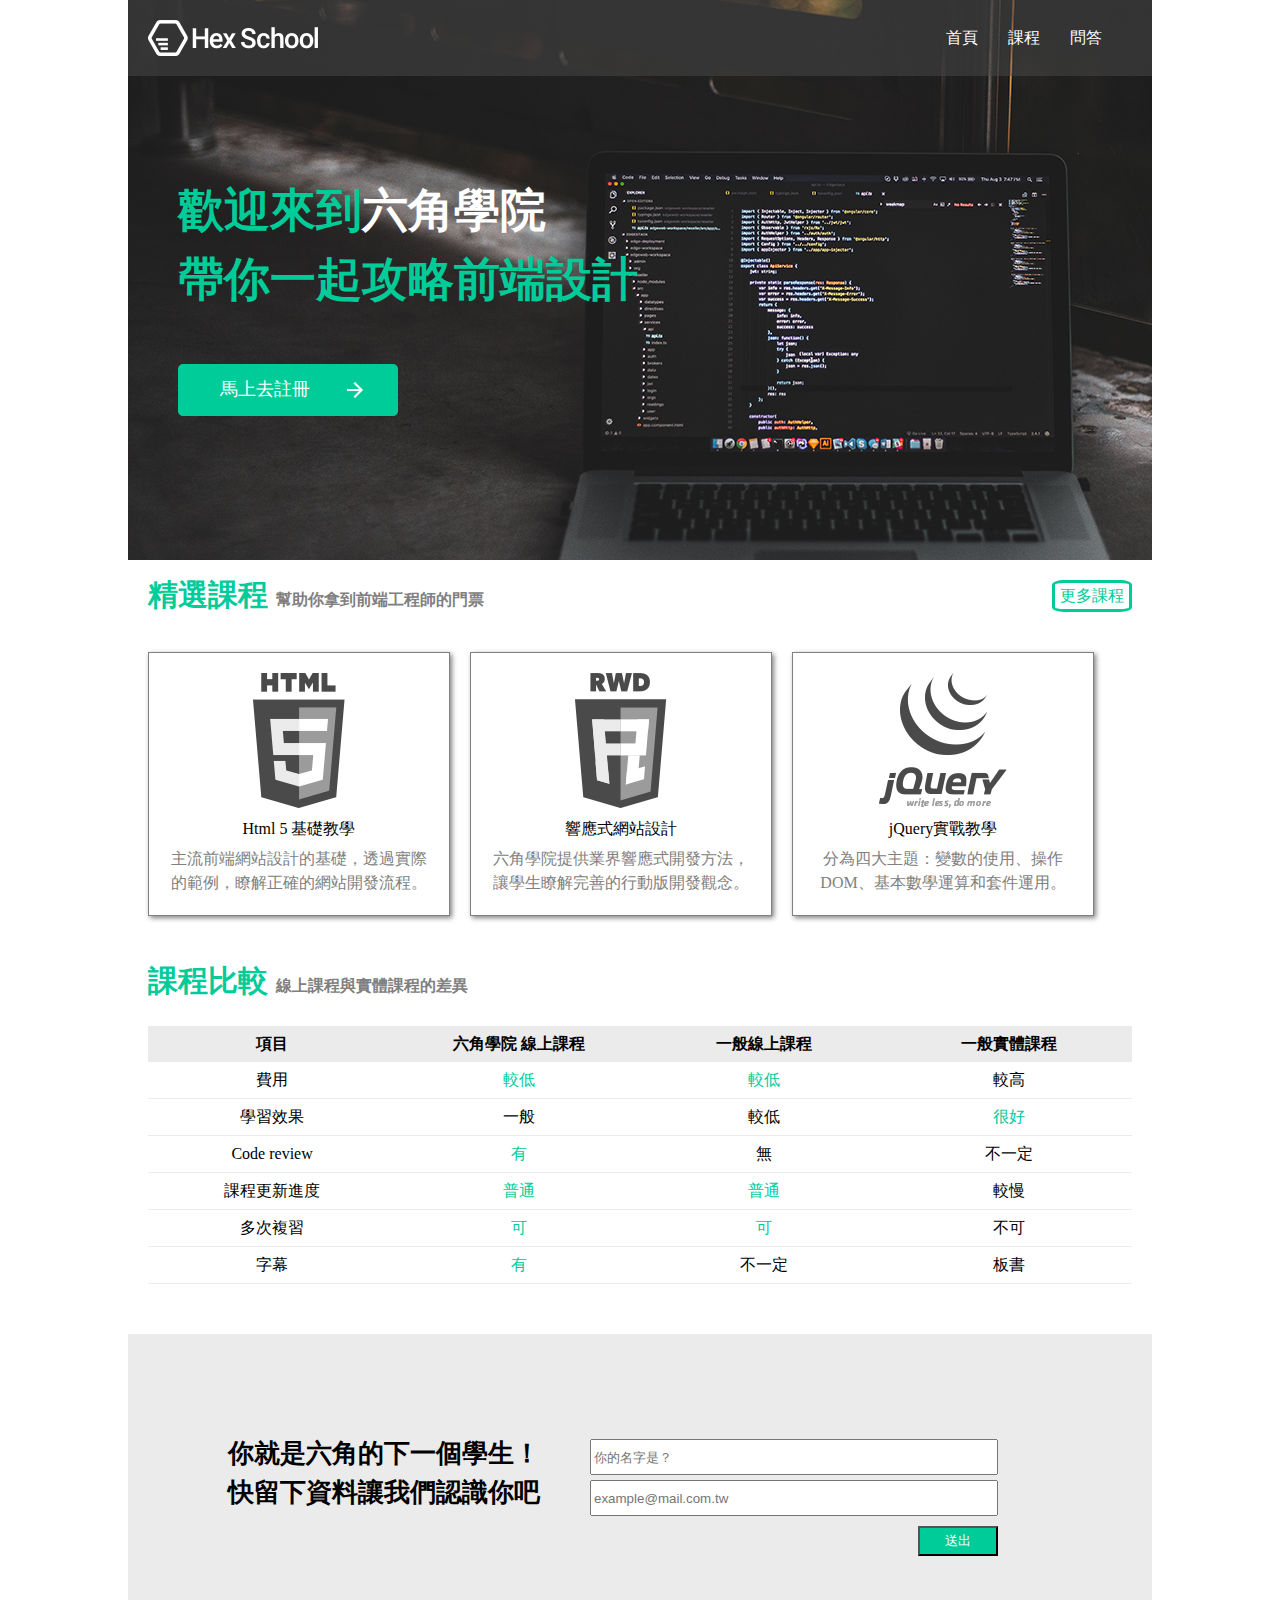
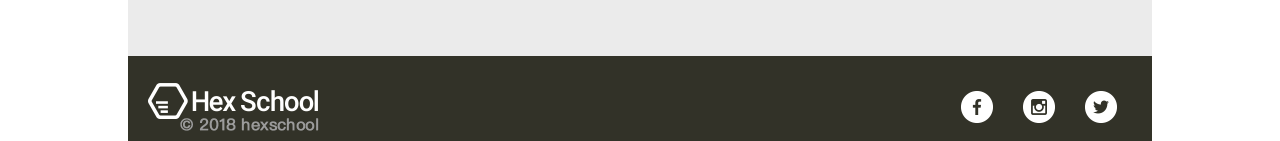
<file: index.html>
<!DOCTYPE html>
<html lang="en">

<head>
    <meta charset="UTF-8">
    <meta http-equiv="X-UA-Compatible" content="IE=edge,chrome=1">
   <meta name="description" content="六角學院線上課程">
    <meta name="keywords" content="網頁設計,六角學院,前端,html,css,javascript">
    <meta property="og:title" content="六角學院">
    <meta property="og:type" content='website'>
    <meta property="og:url" content="https://www.hexschool.com">
    <meta property="og:description" content="六角學院線上課程....">
    <meta property="og:image" content="https://firebasestorage.googleapis.com/v0/b/hexschool-api.appspot.com/o/web%2Fevents%2F1000days%2F1000days_og.png?alt=media&token=5b03ecd7-23d9-45e5-8fc3-97dea6b1ffbb">
    <meta property="og:site_name" content="六角學院">
    <title>使用HTML、CSS開發一個網站</title>
    <link rel="stylesheet" href="css/all.css">
    <link rel="shortcut icon" href="img/iconfinder.ico">
</head>

<body>
    <div class="wrap">
        <div class="index-banner">
            <div class="header">
                <h1><a href="#">Hex School</a></h1>
                <ul class="menu">
                    <li><a href="index.html">首頁</a></li>
                    <li><a href="course.html">課程</a></li>
                    <li><a href="Q&A.html">問答</a></li>
                </ul>
                <div class="cleanfix"></div>
            </div>
            <h2>歡迎來到<span>六角學院</span><br>帶你一起攻略前端設計</h2>
            <p><span>馬上去註冊</span></p>
        </div>
        <div class="content">
            <div class="index">
                <h3>精選課程 <span>幫助你拿到前端工程師的門票</span></h3>
                <p class="more">更多課程</p>
                <div class="cleanfix"></div>
                <ul class="main">
                    <li><img src="img/Html.png">
                        <h4>Html 5 基礎教學</h4>
                        <p>主流前端網站設計的基礎，透過實際的範例，瞭解正確的網站開發流程。</p>
                    </li>
                    <li><img src="img/RWD.png">
                        <h4>響應式網站設計</h4>
                        <p>六角學院提供業界響應式開發方法，讓學生瞭解完善的行動版開發觀念。</p>
                    </li>
                    <li><img src="img/jQuery.png">
                        <h4>jQuery實戰教學</h4>
                        <p>分為四大主題：變數的使用、操作DOM、基本數學運算和套件運用。</p>
                    </li>
                </ul>
                <h3>課程比較 <span>線上課程與實體課程的差異</span></h3>
                <div class="cleanfix"></div>
                <table>
                    <tr>
                        <th>項目</th>
                        <th>六角學院 線上課程</th>
                        <th>一般線上課程</th>
                        <th>一般實體課程</th>
                    </tr>
                    <tr>
                        <td>費用</td>
                        <td class="green">較低</td>
                        <td class="green">較低</td>
                        <td>較高</td>
                    </tr>
                    <tr>
                        <td>學習效果</td>
                        <td>一般</td>
                        <td>較低</td>
                        <td class="green">很好</td>
                    </tr>
                    <tr>
                        <td>Code review</td>
                        <td class="green">有</td>
                        <td>無</td>
                        <td>不一定</td>
                    </tr>
                    <tr>
                        <td>課程更新進度</td>
                        <td class="green">普通</td>
                        <td class="green">普通</td>
                        <td>較慢</td>
                    </tr>
                    <tr>
                        <td>多次複習</td>
                        <td class="green">可</td>
                        <td class="green">可</td>
                        <td>不可</td>
                    </tr>
                    <tr>
                        <td>字幕</td>
                        <td class="green">有</td>
                        <td>不一定</td>
                        <td>板書</td>
                    </tr>
                </table>
            </div>
        </div>
        <form class="form"action="index.html">
            <h5>你就是六角的下一個學生！<br>快留下資料讓我們認識你吧</h5>
            <div class="about">
                <input class="text"type="text" name="person" placeholder="你的名字是？"><br>
                <input class="text"type="text" name="mail" placeholder="example@mail.com.tw"><br>
                <input class="btn" type="button" value="送出">
            </div>
            <div class="cleanfix"></div>
        </form>
        <div class="footer">
            <h1><a href="#">Hex School</a></h1>
            <ul class="icon">
                <li><img src="img/facebook.png"></li>
                <li><img src="img/instagram.png"></li>
                <li><img src="img/twitter.png"></li>
            </ul>
            <div class="cleanfix"></div>
        </div>
    </div>
</body>

</html>
</file>
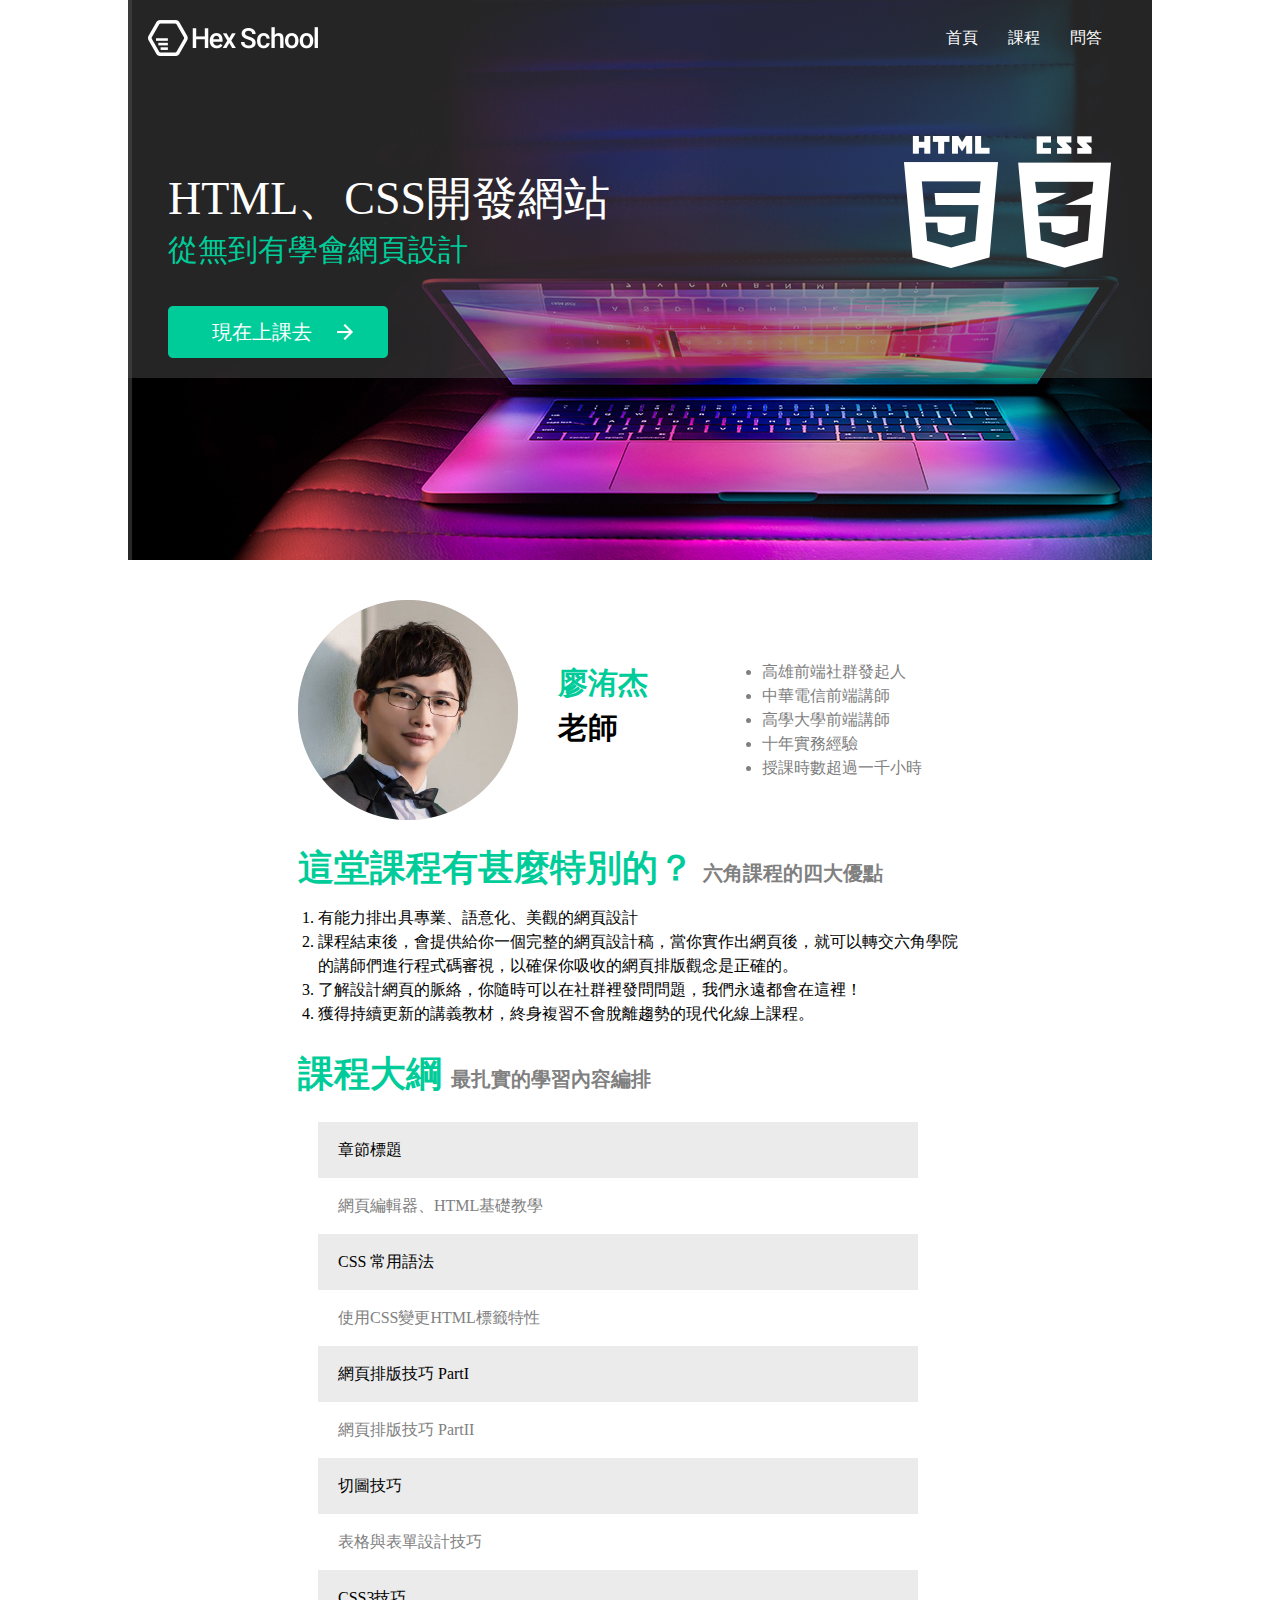
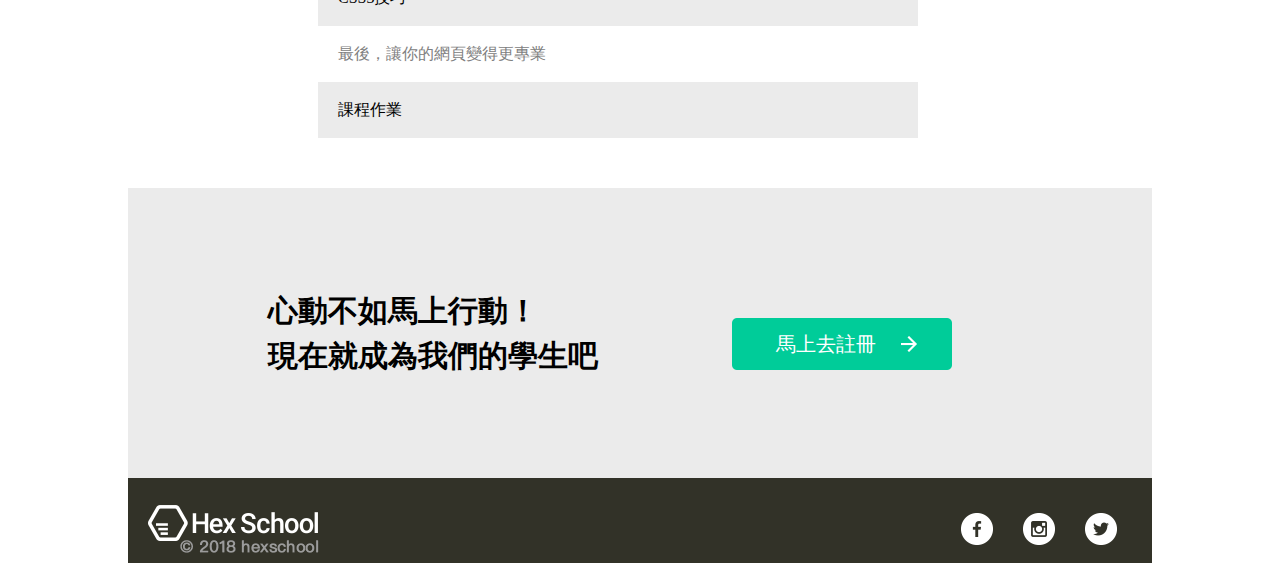
<file: course.html>
<!DOCTYPE html>
<html lang="en">

<head>
       <meta charset="UTF-8">
    <meta http-equiv="X-UA-Compatible" content="IE=edge,chrome=1">
   <meta name="description" content="六角學院線上課程">
    <meta name="keywords" content="網頁設計,六角學院,前端,html,css,javascript">
    <meta property="og:title" content="六角學院">
    <meta property="og:type" content='website'>
    <meta property="og:url" content="https://www.hexschool.com">
    <meta property="og:description" content="六角學院線上課程....">
    <meta property="og:image" content="https://firebasestorage.googleapis.com/v0/b/hexschool-api.appspot.com/o/web%2Fevents%2F1000days%2F1000days_og.png?alt=media&token=5b03ecd7-23d9-45e5-8fc3-97dea6b1ffbb">
    <meta property="og:site_name" content="六角學院">
    <title>使用HTML、CSS開發一個網站</title>
    <link rel="stylesheet" href="css/all.css">
    <link rel="shortcut icon" href="img/iconfinder.ico">
</head>

<body>
    <div class="wrap">
        <div class="course-banner">
            <div class="header">
                <h1><a href="#">Hex School</a></h1>
                <ul class="menu">
                    <li><a href="index.html">首頁</a></li>
                    <li><a href="course.html">課程</a></li>
                    <li><a href="Q&A.html">問答</a></li>
                </ul>
                <div class="cleanfix"></div>
                <h2>HTML、CSS開發網站<br><span>從無到有學會網頁設計</span></h2>
                <ul class="logo">
                    <li><img src="img/html5.png"></li>
                    <li><img src="img/css.png"></li>
                </ul>
                <p><span>現在上課去</span></p>
                <div class="cleanfix"></div>
            </div>
        </div>
        <div class="content">
            <div class="course">
                <div class="teacher">
                    <img src="img/photo.png">
                    <p><span>廖洧杰</span><br>老師</p>
                    <ul class="teacher1">
                        <li>高雄前端社群發起人</li>
                        <li>中華電信前端講師</li>
                        <li>高學大學前端講師</li>
                        <li>十年實務經驗</li>
                        <li>授課時數超過一千小時</li>
                    </ul>
                </div>
                <div class="cleanfix"></div>
                <h3>這堂課程有甚麼特別的？ <span>六角課程的四大優點</span></h3>
                <ol class="special">
                    <li>有能力排出具專業、語意化、美觀的網頁設計</li>
                    <li>課程結束後，會提供給你一個完整的網頁設計稿，當你實作出網頁後，就可以轉交六角學院的講師們進行程式碼審視，以確保你吸收的網頁排版觀念是正確的。</li>
                    <li>了解設計網頁的脈絡，你隨時可以在社群裡發問問題，我們永遠都會在這裡！</li>
                    <li>獲得持續更新的講義教材，終身複習不會脫離趨勢的現代化線上課程。</li>
                </ol>
                <h3>課程大綱 <span>最扎實的學習內容編排</span></h3>
                <table>
                    <tr>
                        <th>章節標題</th>
                    </tr>
                    <tr>
                        <td>網頁編輯器、HTML基礎教學</td>
                    </tr>
                    <tr>
                        <th>CSS 常用語法</th>
                    </tr>
                    <tr>
                        <td>使用CSS變更HTML標籤特性</td>
                    </tr>
                    <tr>
                        <th>網頁排版技巧 PartI</th>
                    </tr>
                    <tr>
                        <td>網頁排版技巧 PartII</td>
                    </tr>
                    <tr>
                        <th>切圖技巧</th>
                    </tr>
                    <tr>
                        <td>表格與表單設計技巧</td>
                    </tr>
                    <tr>
                        <th>CSS3技巧</th>
                    </tr>
                    <tr>
                        <td>最後，讓你的網頁變得更專業</td>
                    </tr>
                    <tr>
                        <th>課程作業</th>
                    </tr>
                </table>
            </div>           
        </div>
        <div class="form">
                <form action="course.html">
                    <h4>心動不如馬上行動！<br>現在就成為我們的學生吧</h4>
                    <p><span>馬上去註冊</span></p>
                </form>
                <div class="cleanfix"></div>
            </div>
        <div class="footer">
            <h1><a href="#">Hex School</a></h1>
            <ul class="icon">
                <li><img src="img/facebook.png"></li>
                <li><img src="img/instagram.png"></li>
                <li><img src="img/twitter.png"></li>
            </ul>
            <div class="cleanfix"></div>
        </div>
    </div>
</body>

</html>
</file>
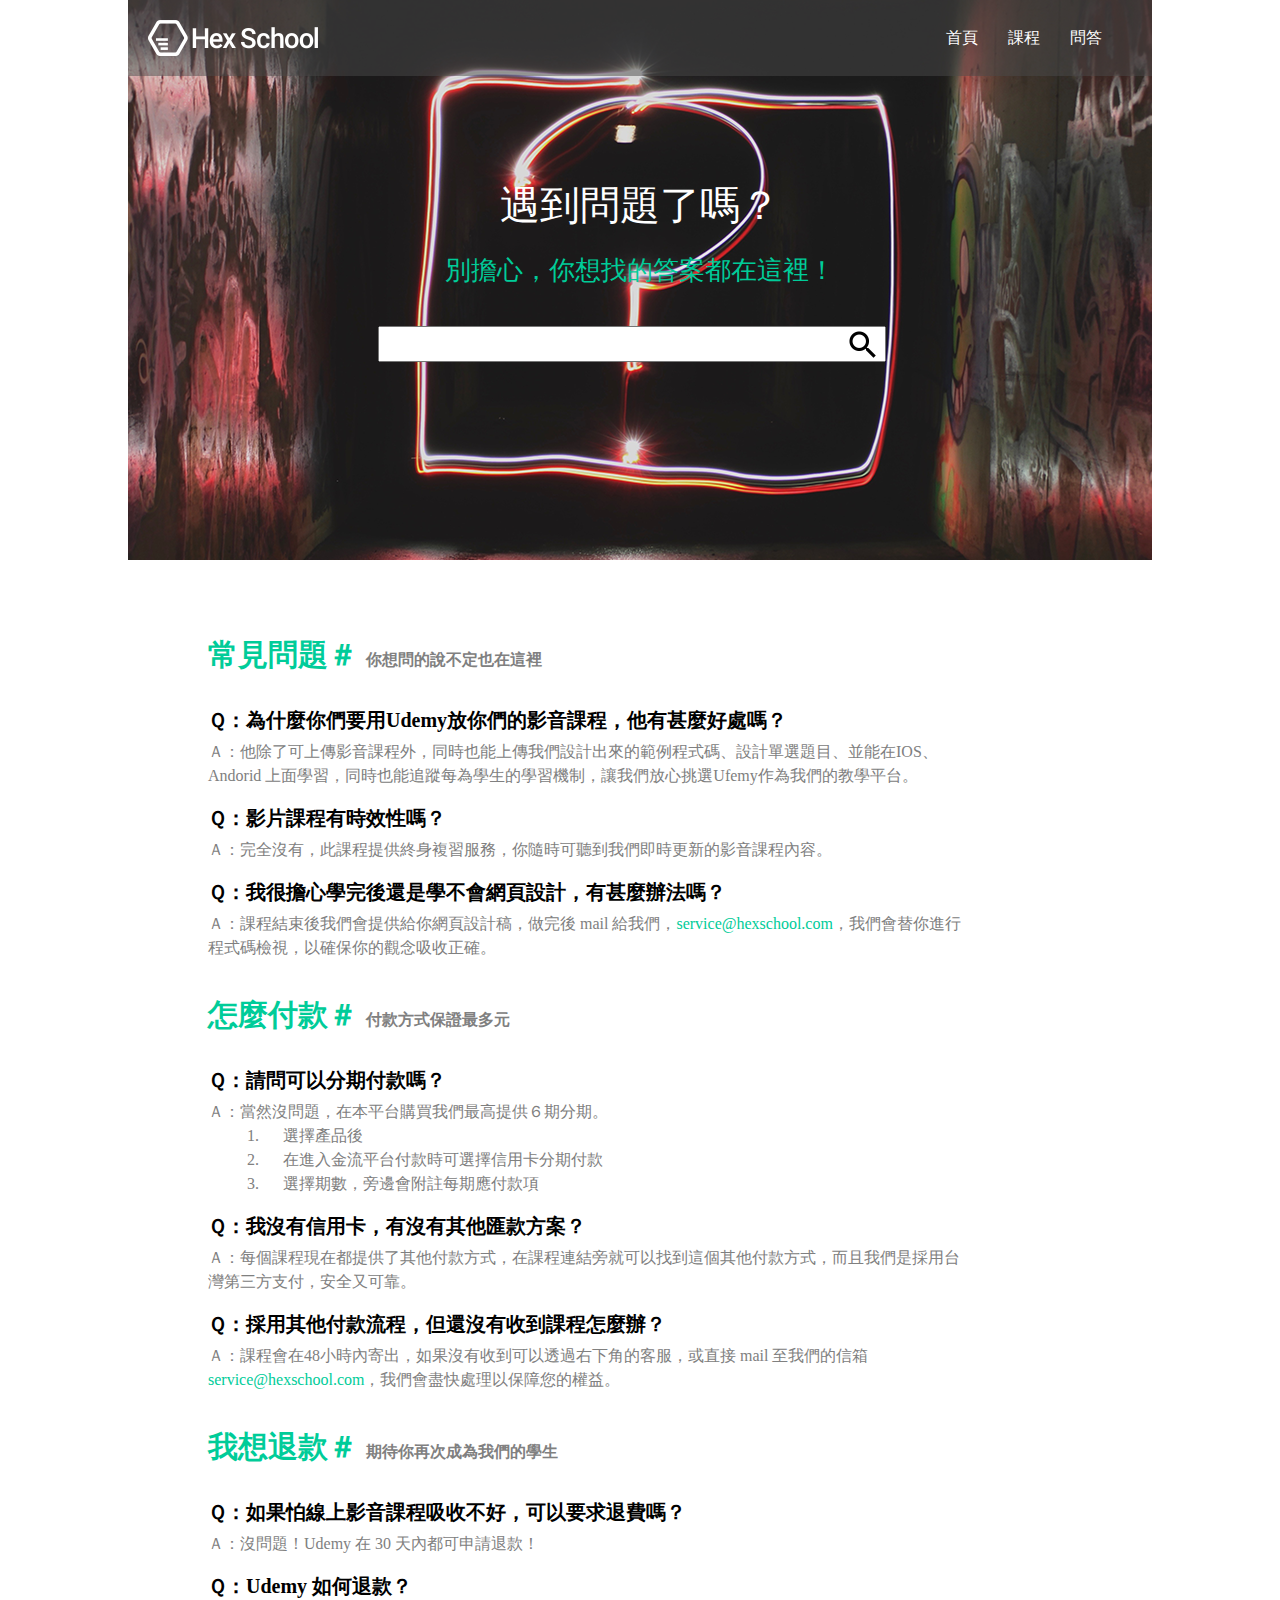
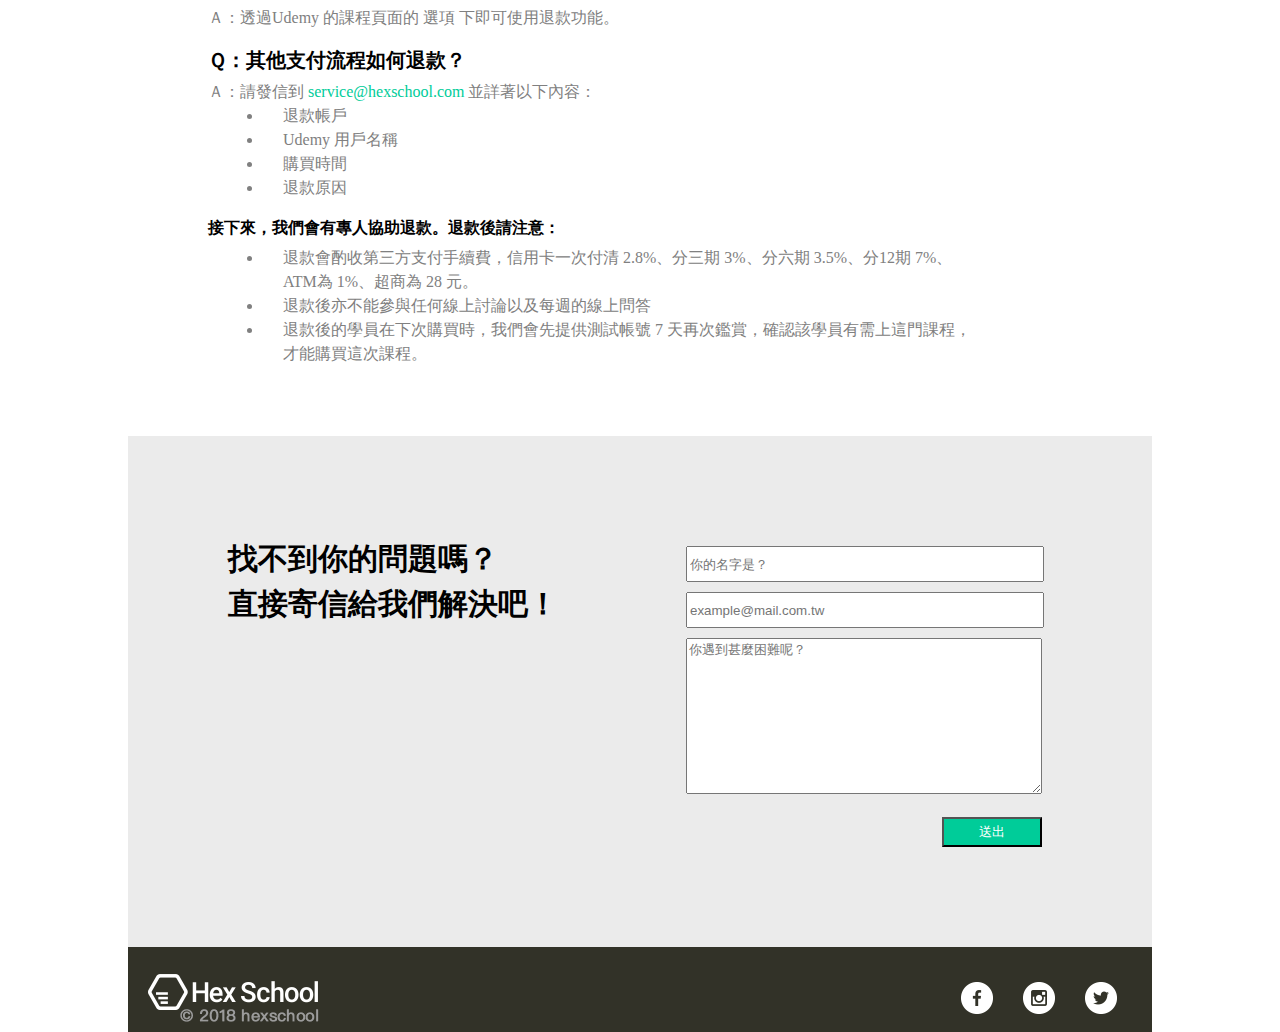
<file: Q&A.html>
<!DOCTYPE html>
<html lang="en">

<head>
    <meta charset="UTF-8">
    <meta http-equiv="X-UA-Compatible" content="IE=edge,chrome=1">
   <meta name="description" content="六角學院線上課程">
    <meta name="keywords" content="網頁設計,六角學院,前端,html,css,javascript">
    <meta property="og:title" content="六角學院">
    <meta property="og:type" content='website'>
    <meta property="og:url" content="https://www.hexschool.com">
    <meta property="og:description" content="六角學院線上課程....">
    <meta property="og:image" content="https://firebasestorage.googleapis.com/v0/b/hexschool-api.appspot.com/o/web%2Fevents%2F1000days%2F1000days_og.png?alt=media&token=5b03ecd7-23d9-45e5-8fc3-97dea6b1ffbb">
    <meta property="og:site_name" content="六角學院">
    <title>使用HTML、CSS開發一個網站</title>
    <link rel="stylesheet" href="css/all.css">
    <link rel="shortcut icon" href="img/iconfinder.ico">
</head>

<body>
    <div class="wrap">
        <div class="qa-banner">
            <div class="header">
                <h1><a href="#">Hex School</a></h1>
                <ul class="menu">
                    <li><a href="index.html">首頁</a></li>
                    <li><a href="course.html">課程</a></li>
                    <li><a href="Q&A.html">問答</a></li>
                </ul>
                <div class="cleanfix"></div>
            </div>
            <h2>遇到問題了嗎？<br><span>別擔心，你想找的答案都在這裡！</span></h2>
            <input class="search" type="text" name="search">
            <img src="img/search icon.png">
        </div>
            <div class="content">
                <div class="qa">
                    <h3>常見問題＃ <span>你想問的說不定也在這裡</span></h3>
                    <h4>Ｑ：為什麼你們要用Udemy放你們的影音課程，他有甚麼好處嗎？</h4>
                    <p>Ａ：他除了可上傳影音課程外，同時也能上傳我們設計出來的範例程式碼、設計單選題目、並能在IOS、Andorid 上面學習，同時也能追蹤每為學生的學習機制，讓我們放心挑選Ufemy作為我們的教學平台。</p>
                    <h4>Ｑ：影片課程有時效性嗎？</h4>
                    <p>Ａ：完全沒有，此課程提供終身複習服務，你隨時可聽到我們即時更新的影音課程內容。</p>
                    <h4>Ｑ：我很擔心學完後還是學不會網頁設計，有甚麼辦法嗎？</h4>
                    <p>Ａ：課程結束後我們會提供給你網頁設計稿，做完後 mail 給我們，<span>service@hexschool.com</span>，我們會替你進行程式碼檢視，以確保你的觀念吸收正確。</p>
                    <h3>怎麼付款＃ <span>付款方式保證最多元</span></h3>
                    <h4>Ｑ：請問可以分期付款嗎？</h4>
                    <p>Ａ：當然沒問題，在本平台購買我們最高提供６期分期。</p>
                    <ol>
                        <li>選擇產品後</li>
                        <li>在進入金流平台付款時可選擇信用卡分期付款</li>
                        <li>選擇期數，旁邊會附註每期應付款項</li>
                    </ol>
                    <h4>Ｑ：我沒有信用卡，有沒有其他匯款方案？</h4>
                    <p>Ａ：每個課程現在都提供了其他付款方式，在課程連結旁就可以找到這個其他付款方式，而且我們是採用台灣第三方支付，安全又可靠。</p>
                    <h4>Ｑ：採用其他付款流程，但還沒有收到課程怎麼辦？</h4>
                    <p>Ａ：課程會在48小時內寄出，如果沒有收到可以透過右下角的客服，或直接 mail 至我們的信箱 <span>service@hexschool.com</span>，我們會盡快處理以保障您的權益。</p>
                    <h3>我想退款＃ <span>期待你再次成為我們的學生</span></h3>
                    <h4>Ｑ：如果怕線上影音課程吸收不好，可以要求退費嗎？</h4>
                    <p>Ａ：沒問題！Udemy 在 30 天內都可申請退款！</p>
                    <h4>Ｑ：Udemy 如何退款？</h4>
                    <p>Ａ：透過Udemy 的課程頁面的 選項 下即可使用退款功能。</p>
                    <h4>Ｑ：其他支付流程如何退款？</h4>
                    <p>Ａ：請發信到 <span>service@hexschool.com</span> 並詳著以下內容：</p>
                    <ul class="disc">
                        <li>退款帳戶</li>
                        <li>Udemy 用戶名稱</li>
                        <li>購買時間</li>
                        <li>退款原因</li>
                    </ul>
                    <h5>接下來，我們會有專人協助退款。退款後請注意：</h5>
                    <ul class="disc">
                        <li>退款會酌收第三方支付手續費，信用卡一次付清 2.8%、分三期 3%、分六期 3.5%、分12期 7%、ATM為 1%、超商為 28 元。</li>
                        <li>退款後亦不能參與任何線上討論以及每週的線上問答</li>
                        <li>退款後的學員在下次購買時，我們會先提供測試帳號 7 天再次鑑賞，確認該學員有需上這門課程，才能購買這次課程。</li>
                    </ul>
                </div>
            </div>
            <div class="form">
                <form action="Q&A.html">
                    <h6>找不到你的問題嗎？<br>直接寄信給我們解決吧！</h6>
                    <div class="about-qa">
                        <input class="text-qa" type="text" name="person" placeholder="你的名字是？"><br>
                        <input class="text-qa" type="text" name="mail" placeholder="example@mail.com.tw"><br>
                        <textarea class="area-qa" name="Q&A.html" id="Q&A.html" placeholder="你遇到甚麼困難呢？"></textarea><br>
                        <input class="btn-qa" type="button" value="送出">
                    </div>
                    <div class="cleanfix"></div>
                </form>
            </div>
            <div class="footer">
                <h1><a href="#">Hex School</a></h1>
                <ul class="icon">
                    <li><img src="img/facebook.png"></li>
                    <li><img src="img/instagram.png"></li>
                    <li><img src="img/twitter.png"></li>
                </ul>
                <div class="cleanfix"></div>
            </div>
        </div>
</body>

</html>
</file>
<file: css/all.css>
/*/* http://meyerweb.com/eric/tools/css/reset/ 
   v2.0 | 20110126
   License: none (public domain)
*/

html,
body,
div,
span,
applet,
object,
iframe,
h1,
h2,
h3,
h4,
h5,
h6,
p,
blockquote,
pre,
a,
abbr,
acronym,
address,
big,
cite,
code,
del,
dfn,
em,
img,
ins,
kbd,
q,
s,
samp,
small,
strike,
strong,
sub,
sup,
tt,
var,
b,
u,
i,
center,
dl,
dt,
dd,
ol,
ul,
li,
fieldset,
form,
label,
legend,
table,
caption,
tbody,
tfoot,
thead,
tr,
th,
td,
article,
aside,
canvas,
details,
embed,
figure,
figcaption,
footer,
header,
hgroup,
menu,
nav,
output,
ruby,
section,
summary,
time,
mark,
audio,
video {
    margin: 0;
    padding: 0;
    border: 0;
    font-size: 100%;
    font: inherit;
    vertical-align: baseline;
}

/* HTML5 display-role reset for older browsers */
article,
aside,
details,
figcaption,
figure,
footer,
header,
hgroup,
menu,
nav,
section {
    display: block;
}

body {
    line-height: 1;
}

ul {
    list-style: none;
}

blockquote,
q {
    quotes: none;
}

blockquote:before,
blockquote:after,
q:before,
q:after {
    content: '';
    content: none;
}

table {
    border-collapse: collapse;
    border-spacing: 0;
}

/*layout*/
.wrap {
    width: 1024px;
    margin: 0 auto;
}

.header {
    background-image: url(../img/bg.png);
    padding: 20px;

}

.header h1 a {
    background-image: url(../img/header_logo.png);
    width: 170px;
    height: 36px;
    display: block;
    float: left;
    text-indent: 101%;
    overflow: hidden;
    white-space: nowrap;
}

.header .menu {
    float: right;
}

.header .menu li {
    float: left;
    margin-top: 10px;
}

.header .menu li a {
    text-decoration: none;
    color: white;
    margin-right: 30px;
    padding-bottom: 20px;
}

.header .menu li a:hover {
    color: #00cc99;
    border-bottom: 5px solid #00cc99;
}

.cleanfix {
    clear: both;
}

.content {
    padding: 20px;
}

.footer {
    padding: 20px 20px 0px 20px;
    background-image: url(../img/bg2.png);
}

.footer h1 a {
    background-image: url(../img/footer_logo.png);
    display: block;
    width: 175px;
    height: 60px;
    text-indent: 101%;
    overflow: hidden;
    white-space: nowrap;
    float: left;
}

.footer .icon {
    float: right;
}

.footer .icon li {
    float: left;
    padding: 15px;
}

/*index.html*/
.index-banner {
    background-image: url(../img/mask.png);
    height: 560px;
}

.index-banner h2 {
    color: #00cc99;
    font-size: 46px;
    font-weight: bold;
    line-height: 1.5;
    margin-top: 100px;
    margin-left: 50px;
}

.index-banner h2 span {
    color: white;
}

.index-banner p {
    background-image: url(../img/btn.png);
    width: 220px;
    height: 52px;
    position: relative;
    margin-left: 50px;
    margin-top: 50px;
}

.index-banner p span {
    color: white;
    position: absolute;
    right: 40%;
    top: 30%;
    font-size: 18px;
}

.index-banner p:hover {
    cursor: pointer;
}

.index h3 {
    color: #00cc99;
    font-size: 30px;
    font-weight: bold;
    display: block;
    float: left;
}

.index h3 span {
    color: gray;
    font-size: 16px;
}

.more {
    display: block;
    float: right;
    border: 3px solid #00cc99;
    color: #00cc99;
    padding: 5px;
    border-radius: 15%;
}

.more:hover {
    cursor: pointer;
}

.index .main h4 {
    padding: 10px;
}

.index .main li {
    margin-top: 40px;
    width: 260px;
    float: left;
    text-align: center;
    padding: 20px;
    margin-right: 20px;
    border: 1px solid gray;
    box-shadow: 2px 2px 5px gray;
    margin-bottom: 50px;
}

.index .main li p {
    color: gray;
    line-height: 1.5;
}

.index table {
    margin-top: 30px;
}

.index table th {
    width: 250px;
    background-color: #ebebeb;
    padding: 10px;
    font-weight: bold;
}

.index table td {
    text-align: center;
    padding: 10px;
    border-bottom: 1px solid #ebebeb;
}

.green {
    color: #00cc99;
}

.form {
    background-color: #ebebeb;
    padding: 100px;
    margin-top: 30px;
}

.form h5 {
    font-size: 26px;
    line-height: 1.5;
    font-weight: bold;
    display: block;
    float: left;
}

.form .about {
    float: left;
    margin-left: 50px;
}

.form .about .btn {
    float: right;
    margin-top: 10px;
    background-color: #00cc99;
    color: white;
    width: 80px;
    height: 30px;
}

.form .about .btn:hover {
    cursor: pointer;
}

.form .about .text {
    width: 400px;
    height: 30px;
    margin-top: 5px;
}

/*course.html*/
.course-banner {
    background-image: url(../img/banner.png);
    height: 560px;
}

.course-banner h2 {
    color: white;
    font-size: 46px;
    margin-top: 120px;
    margin-left: 20px;
    float: left;
}

.course-banner h2 span {
    color: #00cc99;
    font-size: 30px;
}

.course-banner p {
    background-image: url(../img/btn.png);
    width: 220px;
    height: 52px;
    position: relative;
    margin-top: 250px;
    margin-left: 20px;
}

.course-banner p span {
    color: white;
    font-size: 20px;
    position: absolute;
    left: 20%;
    top: 30%;
}

.course-banner p:hover {
    cursor: pointer;
}

.course-banner .logo {
    float: right;
    margin-top: 80px;
}

.course-banner .logo li {
    float: left;
    margin-right: 20px;
}

.course .teacher {
    padding: 20px 150px 20px 150px;
}

.course .teacher img {
    float: left;
}

.course .teacher p {
    float: left;
    font-size: 30px;
    font-weight: bold;
    margin-left: 40px;
    margin-top: 60px;
    line-height: 1.5;
}

.course .teacher p span {
    color: #00cc99;
}

.course .teacher .teacher1 {
    float: right;
    color: gray;
    margin-top: 60px;
    margin-right: 60px;
    line-height: 1.5;
    list-style: disc;
}

.course h3 {
    font-size: 36px;
    color: #00cc99;
    padding-left: 150px;
    padding-right: 150px;
    margin-top: 30px;
    font-weight: bold;
}

.course h3 span {
    font-size: 20px;
    color: gray;
}

.course .special {
    padding-left: 170px;
    padding-right: 170px;
    padding-top: 20px;
    line-height: 1.5;
}

.course table {
    margin-left: 170px;
    margin-top: 30px;
    width: 600px;
}

.course table th {
    background-color: #ebebeb;

    text-align: left;
    padding: 20px;

}

.course table td {
    padding: 20px;
    color: gray;
}

.form h4 {
    font-size: 30px;
    font-weight: bold;
    line-height: 1.5;
    float: left;
    margin-left: 40px;
}

.form p {
    background-image: url(../img/btn.png);
    width: 220px;
    height: 52px;
    position: relative;
    float: right;
    margin-top: 30px;
    margin-right: 100px;
}

.form p span {
    color: white;
    font-size: 20px;
    position: absolute;
    left: 20%;
    top: 30%;
}

.form p:hover {
    cursor: pointer;
}

/*Q&A.html*/
.qa-banner {
    background-image: url(../img/banner3.png);
    height: 560px;
    position: relative;

}

.qa-banner h2 {
    font-size: 40px;
    color: white;
    text-align: center;
    line-height: 1.5;
    margin-top: 100px;
}

.qa-banner h2 span {
    color: #00cc99;
    font-size: 26px;
}

.qa-banner .search {
    width: 500px;
    height: 30px;
    margin-left: 250px;
    margin-top: 30px;
}

.qa-banner img {
    position: absolute;
    right: 27%;
    bottom: 36%;
}

.qa-banner img:hover {
    cursor: pointer;
}

.qa {
    padding: 20px 160px 20px 60px;
}

.qa h3 {
    font-size: 30px;
    font-weight: bold;
    color: #00cc99;
    margin-top: 40px;
    margin-bottom: 40px;
}

.qa h3 span {
    color: gray;
    font-size: 16px;
}

.qa h4 {
    font-size: 20px;
    font-weight: bold;
    margin-bottom: 10px;
    margin-top: 20px;
}

.qa p {
    color: gray;
    line-height: 1.5;
}

.qa p span {
    color: #00cc99;
}

.qa h5 {
    margin-top: 20px;
    margin-bottom: 10px;
    font-weight: bold;
}

.qa li {
    color: gray;
    margin-left: 55px;
    padding-left: 20px;
    line-height: 1.5;
}

.qa .disc {
    list-style: disc;
}

.form h6 {
    font-size: 30px;
    line-height: 1.5;
    font-weight: bold;
    float: left;
}

.form .about-qa {
    float: right;

}

.form .btn-qa {
    float: right;
    width: 100px;
    height: 30px;
    background-color: #00cc99;
    color: white;
    margin-top: 20px;
    margin-right: 10px;
}

.form .btn-qa:hover {
    cursor: pointer;
}

.form .text-qa {
    width: 350px;
    height: 30px;
    margin-top: 10px;
}

.form .area-qa {
    margin-top: 10px;
    margin-right: 10px;
    width: 350px;
    height: 150px;
}
</file>
